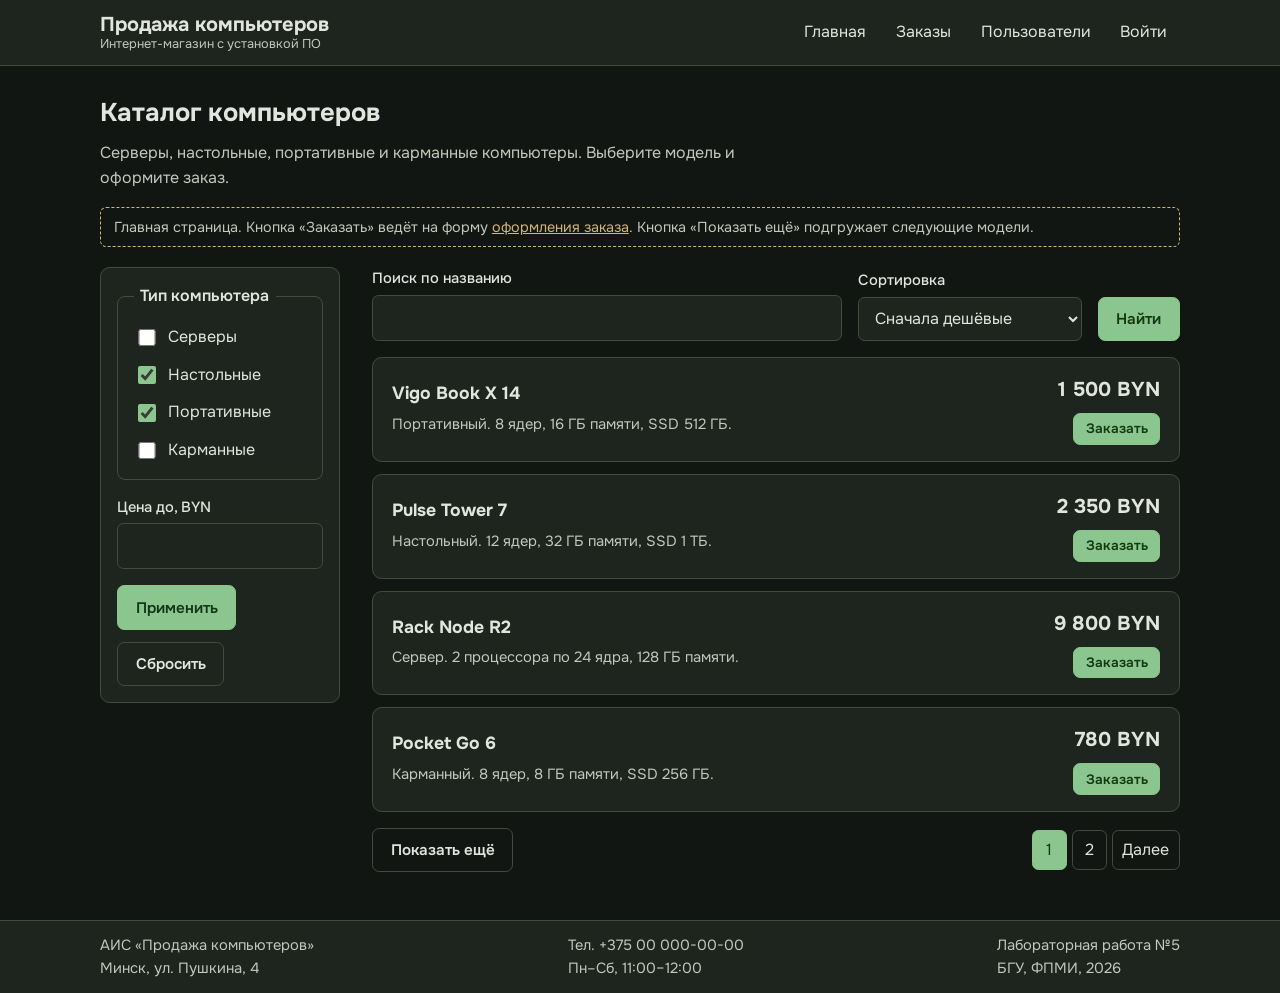
<file: Lab_5/index.html>
<!DOCTYPE html>
<html lang="ru">
<head>
  <meta charset="utf-8">
  <meta name="viewport" content="width=device-width, initial-scale=1">
  <title>Продажа компьютеров</title>
  <link rel="preconnect" href="https://fonts.googleapis.com">
  <link rel="preconnect" href="https://fonts.gstatic.com" crossorigin>
  <link rel="stylesheet" href="https://fonts.googleapis.com/css2?family=Onest:wght@400;500;600;700&amp;display=swap">
  <link rel="stylesheet" href="styles.css">
</head>
<body>

  <header>
    <div class="bar">
      <h1>Продажа компьютеров <small>Интернет-магазин с установкой ПО</small></h1>
      <nav aria-label="Главное меню">
        <ul>
          <li><a href="#home">Главная</a></li>
          <li><a href="#orders">Заказы</a></li>
          <li><a href="#users">Пользователи</a></li>
          <li><a href="#login">Войти</a></li>
        </ul>
      </nav>
    </div>
  </header>

  <main>

    <!-- Форма добавления: оформление заказа -->
    <section class="screen" id="order-new">
      <h2>Оформление заказа</h2>
      <p class="note">Форма добавления. Кнопка «Оформить заказ» возвращает на <a href="#home">главную</a>, при ошибке открывается <a href="#error">форма «Ошибка»</a>. Кнопка «Отмена» ведёт на <a href="#home">главную</a>.</p>
      <form action="#home">
        <fieldset>
          <legend>Клиент</legend>
          <div class="field"><label for="n-name">ФИО</label><input id="n-name" name="name" required></div>
          <div class="field"><label for="n-mail">Электронная почта</label><input id="n-mail" name="mail" type="email" required></div>
        </fieldset>
        <fieldset>
          <legend>Адреса</legend>
          <div class="field"><label for="n-ship">Адрес доставки</label><input id="n-ship" name="ship" required></div>
          <div class="field"><label for="n-bill">Адрес для счёта-фактуры</label><input id="n-bill" name="bill" required></div>
        </fieldset>
        <fieldset>
          <legend>Способ оплаты</legend>
          <label class="choice"><input type="radio" name="pay" value="cash" checked> Наличными курьеру</label>
          <label class="choice"><input type="radio" name="pay" value="bank"> Банковским переводом</label>
        </fieldset>
        <label class="choice"><input type="checkbox" name="sw"> Установить и протестировать ПО</label>
        <div class="actions">
          <button type="submit">Оформить заказ</button>
          <a class="btn ghost" href="#home">Отмена</a>
        </div>
      </form>
    </section>

    <!-- Форма просмотра и поиска: реестр заказов -->
    <section class="screen" id="orders">
      <h2>Реестр заказов</h2>
      <p class="note">Форма поиска и просмотра. «Изменить» открывает <a href="#order-edit">редактирование заказа</a>, «Аннулировать» — <a href="#order-delete">подтверждение удаления</a>.</p>
      <form class="search" action="#orders" role="search">
        <div class="field"><label for="o-q">Номер заказа или клиент</label><input id="o-q" name="q" type="search"></div>
        <div class="field"><label for="o-sort">Сортировка</label>
          <select id="o-sort" name="sort"><option>Сначала новые</option><option>Сначала старые</option><option>По сумме</option></select></div>
        <button type="submit">Найти</button>
      </form>
      <ul class="rows">
        <li class="head"><span>№</span><span>Клиент</span><span>Сумма</span><span>Статус</span><span></span></li>
        <li><span>71</span><span>Козлов А. П.</span><span>2 350 BYN</span><span class="badge wait">Ожидает оплаты</span><span class="row-actions"><a class="btn small ghost" href="#order-edit">Изменить</a><a class="btn small danger" href="#order-delete">Аннулировать</a></span></li>
        <li><span>70</span><span>Нестерович И. С.</span><span>780 BYN</span><span class="badge">Отправлен</span><span class="row-actions"><a class="btn small ghost" href="#order-edit">Изменить</a><a class="btn small danger" href="#order-delete">Аннулировать</a></span></li>
        <li><span>69</span><span>Лис Е. В.</span><span>9 800 BYN</span><span class="badge">Собран</span><span class="row-actions"><a class="btn small ghost" href="#order-edit">Изменить</a><a class="btn small danger" href="#order-delete">Аннулировать</a></span></li>
      </ul>
      <nav class="pager" aria-label="Страницы реестра">
        <button type="button" class="ghost">Показать ещё</button>
        <ol><li><a href="#orders" aria-current="page">1</a></li><li><a href="#orders">2</a></li><li><a href="#orders">Далее</a></li></ol>
      </nav>
    </section>

    <!-- Форма редактирования -->
    <section class="screen" id="order-edit">
      <h2>Редактирование заказа № 71</h2>
      <p class="note">Форма редактирования. «Сохранить» и «Отмена» возвращают в <a href="#orders">реестр заказов</a>, «Аннулировать» открывает <a href="#order-delete">подтверждение удаления</a>.</p>
      <form action="#orders">
        <div class="field"><label for="e-st">Статус заказа</label>
          <select id="e-st" name="st"><option>Ожидает оплаты</option><option>Поставлен в очередь</option><option>Собран</option><option>Отправлен</option><option>Выполнен</option></select></div>
        <div class="field"><label for="e-ship">Адрес доставки</label><input id="e-ship" name="ship" value="Минск, пр. Независимости, 4"></div>
        <label class="choice"><input type="checkbox" name="paid"> Оплата поступила на счёт магазина</label>
        <div class="actions">
          <button type="submit">Сохранить</button>
          <a class="btn ghost" href="#orders">Отмена</a>
          <a class="btn danger" href="#order-delete">Аннулировать</a>
        </div>
      </form>
    </section>

    <!-- Форма удаления -->
    <section class="screen" id="order-delete">
      <h2>Аннулировать заказ № 71?</h2>
      <p class="note">Форма удаления. Обе кнопки возвращают в <a href="#orders">реестр заказов</a>.</p>
      <p>Заказ получит статус «Аннулирован», а клиент получит уведомление по почте. Отменить действие нельзя.</p>
      <form action="#orders">
        <div class="actions">
          <button type="submit" class="danger">Аннулировать</button>
          <a class="btn ghost" href="#orders">Оставить заказ</a>
        </div>
      </form>
    </section>

    <!-- Форма авторизации -->
    <section class="screen" id="login">
      <h2>Вход</h2>
      <p class="note">Форма авторизации. После входа открывается <a href="#orders">реестр заказов</a>.</p>
      <form action="#orders">
        <div class="field"><label for="l-mail">Электронная почта</label><input id="l-mail" name="mail" type="email" required></div>
        <div class="field"><label for="l-pass">Пароль</label><input id="l-pass" name="pass" type="password" required></div>
        <div class="actions"><button type="submit">Войти</button><a class="btn ghost" href="#home">Отмена</a></div>
      </form>
    </section>

    <!-- Форма администратора -->
    <section class="screen" id="users">
      <h2>Пользователи</h2>
      <p class="note">Форма администратора: добавление, редактирование и удаление пользователей. «Сохранить» и «Отмена» возвращают на <a href="#home">главную</a>.</p>
      <ul class="rows users">
        <li class="head"><span>ФИО</span><span>Почта</span><span>Роль</span><span></span></li>
        <li><span>Петрова А. В.</span><span>petrova@shop.example</span><span>Работник магазина</span><span class="row-actions"><button type="button" class="small ghost">Изменить</button><button type="button" class="small danger">Удалить</button></span></li>
        <li><span>Савицкий О. И.</span><span>savitsky@shop.example</span><span>Менеджер</span><span class="row-actions"><button type="button" class="small ghost">Изменить</button><button type="button" class="small danger">Удалить</button></span></li>
      </ul>
      <form action="#home">
        <fieldset>
          <legend>Добавление пользователя</legend>
          <div class="field"><label for="u-name">ФИО</label><input id="u-name" name="name" required></div>
          <div class="field"><label for="u-mail">Электронная почта</label><input id="u-mail" name="mail" type="email" required></div>
          <div class="field"><label for="u-role">Роль</label>
            <select id="u-role" name="role"><option>Работник магазина</option><option>Менеджер</option><option>Курьер</option><option>Склад</option></select></div>
        </fieldset>
        <div class="actions"><button type="submit">Сохранить</button><a class="btn ghost" href="#home">Отмена</a></div>
      </form>
    </section>

    <!-- Форма «Ошибка» -->
    <section class="screen" id="error">
      <div class="alert" role="alert">
        <h2>Заказ не оформлен</h2>
        <p>Форма не отправлена. Исправьте поля:</p>
        <ul><li>Адрес доставки: укажите улицу и номер дома.</li><li>Электронная почта: адрес должен содержать «@».</li></ul>
        <a class="btn" href="#order-new">Вернуться к форме</a>
      </div>
      <p class="note">Форма «Ошибка». Кнопка ведёт на <a href="#order-new">оформление заказа</a>.</p>
    </section>

    <!-- Главная страница: показывается, пока не выбран другой экран -->
    <section id="home">
      <h2>Каталог компьютеров</h2>
      <p class="muted">Серверы, настольные, портативные и карманные компьютеры. Выберите модель и оформите заказ.</p>
      <p class="note">Главная страница. Кнопка «Заказать» ведёт на форму <a href="#order-new">оформления заказа</a>. Кнопка «Показать ещё» подгружает следующие модели.</p>

      <div class="layout">
        <form class="filters" action="#home" aria-label="Фильтры">
          <fieldset>
            <legend>Тип компьютера</legend>
            <label class="choice"><input type="checkbox" name="type" value="server"> Серверы</label>
            <label class="choice"><input type="checkbox" name="type" value="desktop" checked> Настольные</label>
            <label class="choice"><input type="checkbox" name="type" value="laptop" checked> Портативные</label>
            <label class="choice"><input type="checkbox" name="type" value="handheld"> Карманные</label>
          </fieldset>
          <div class="field"><label for="pmax">Цена до, BYN</label><input id="pmax" name="pmax" type="number" min="0" step="50"></div>
          <div class="actions"><button type="submit">Применить</button><button type="reset" class="ghost">Сбросить</button></div>
        </form>

        <div>
          <form class="search" action="#home" role="search">
            <div class="field"><label for="q">Поиск по названию</label><input id="q" name="q" type="search"></div>
            <div class="field"><label for="sort">Сортировка</label>
              <select id="sort" name="sort"><option>Сначала дешёвые</option><option>Сначала дорогие</option><option>По названию</option></select></div>
            <button type="submit">Найти</button>
          </form>

          <ul class="items">
            <li class="item"><div><h3>Vigo Book X 14</h3><p>Портативный. 8 ядер, 16 ГБ памяти, SSD 512 ГБ.</p></div><div class="price"><strong>1 500 BYN</strong><a class="btn small" href="#order-new">Заказать</a></div></li>
            <li class="item"><div><h3>Pulse Tower 7</h3><p>Настольный. 12 ядер, 32 ГБ памяти, SSD 1 ТБ.</p></div><div class="price"><strong>2 350 BYN</strong><a class="btn small" href="#order-new">Заказать</a></div></li>
            <li class="item"><div><h3>Rack Node R2</h3><p>Сервер. 2 процессора по 24 ядра, 128 ГБ памяти.</p></div><div class="price"><strong>9 800 BYN</strong><a class="btn small" href="#order-new">Заказать</a></div></li>
            <li class="item"><div><h3>Pocket Go 6</h3><p>Карманный. 8 ядер, 8 ГБ памяти, SSD 256 ГБ.</p></div><div class="price"><strong>780 BYN</strong><a class="btn small" href="#order-new">Заказать</a></div></li>
          </ul>

          <nav class="pager" aria-label="Страницы каталога">
            <button type="button" class="ghost">Показать ещё</button>
            <ol><li><a href="#home" aria-current="page">1</a></li><li><a href="#home">2</a></li><li><a href="#home">Далее</a></li></ol>
          </nav>
        </div>
      </div>
    </section>

  </main>

  <footer>
    <div class="bar">
      <p>АИС «Продажа компьютеров»<br>Минск, ул. Пушкина, 4</p>
      <p>Тел. +375 00 000-00-00<br>Пн–Сб, 11:00–12:00</p>
      <p>Лабораторная работа №5<br>БГУ, ФПМИ, 2026</p>
    </div>
  </footer>

</body>
</html>
</file>
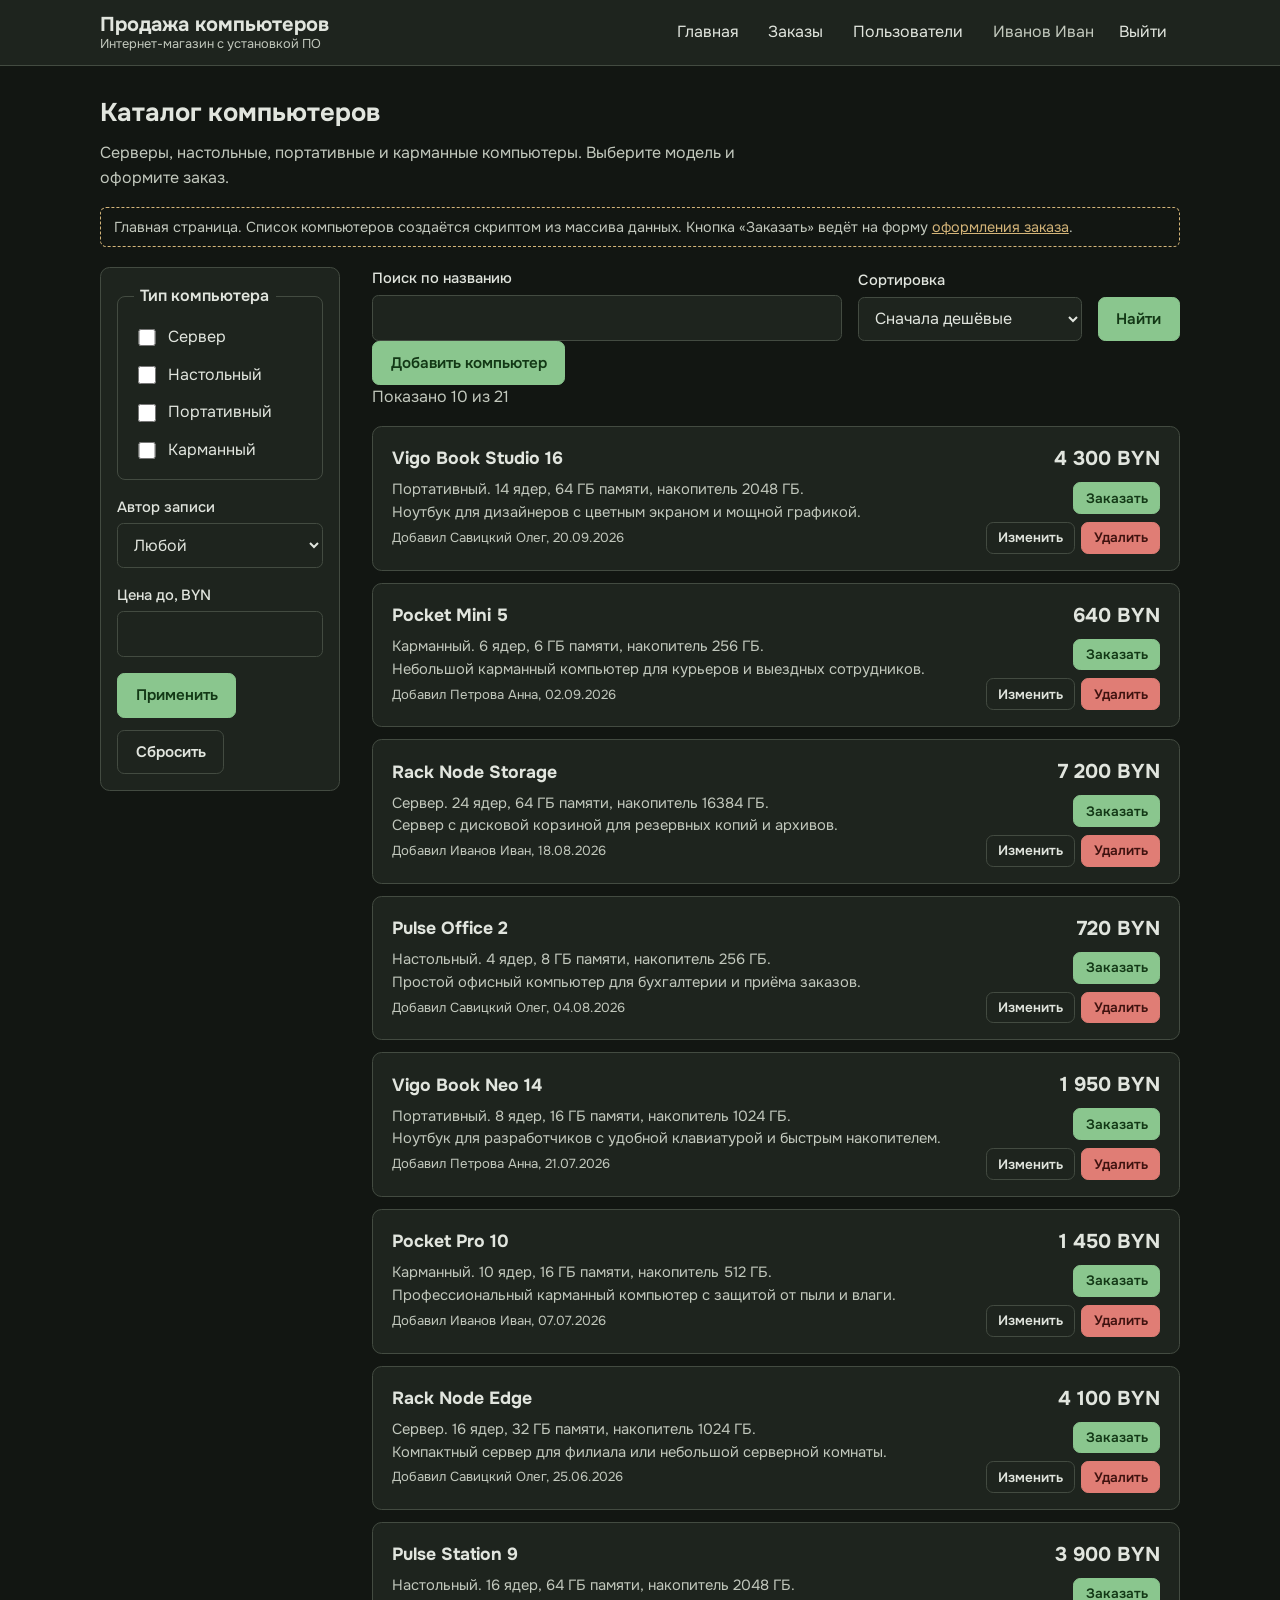
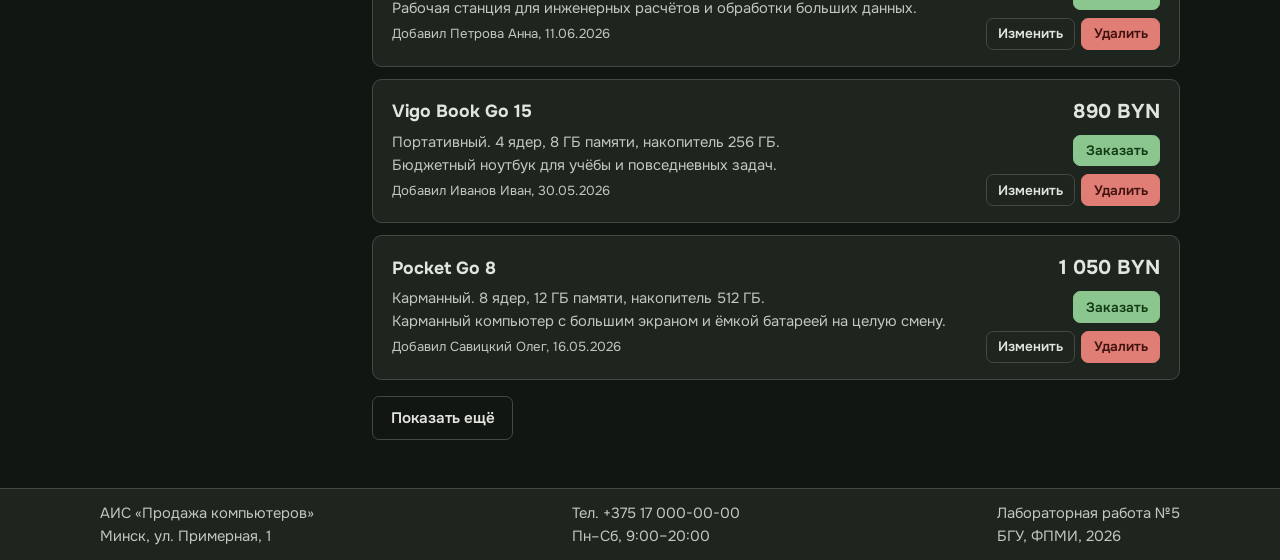
<file: Lab_6/index.html>
<!DOCTYPE html>
<html lang="ru">
<head>
  <meta charset="utf-8">
  <meta name="viewport" content="width=device-width, initial-scale=1">
  <title>Продажа компьютеров</title>
  <link rel="preconnect" href="https://fonts.googleapis.com">
  <link rel="preconnect" href="https://fonts.gstatic.com" crossorigin>
  <link rel="stylesheet" href="https://fonts.googleapis.com/css2?family=Onest:wght@400;500;600;700&amp;display=swap">
  <link rel="stylesheet" href="styles.css">
</head>
<body>

  <header>
    <div class="bar">
      <h1>Продажа компьютеров <small>Интернет-магазин с установкой ПО</small></h1>
      <nav aria-label="Главное меню">
        <ul>
          <li><a href="#home">Главная</a></li>
          <li data-auth><a href="#orders">Заказы</a></li>
          <li data-auth><a href="#users">Пользователи</a></li>
          <li id="auth"><a href="#login">Войти</a></li>
        </ul>
      </nav>
    </div>
  </header>

  <main>
    <section class="screen" id="order-new">
      <h2>Оформление заказа</h2>
      <p class="note">Форма добавления. Кнопка «Оформить заказ» возвращает на <a href="#home">главную</a>, при ошибке открывается <a href="#error">форма «Ошибка»</a>. Кнопка «Отмена» ведёт на <a href="#home">главную</a>.</p>
      <form action="#home">
        <fieldset>
          <legend>Клиент</legend>
          <div class="field"><label for="n-name">ФИО</label><input id="n-name" name="name" required></div>
          <div class="field"><label for="n-mail">Электронная почта</label><input id="n-mail" name="mail" type="email" required></div>
        </fieldset>
        <fieldset>
          <legend>Адреса</legend>
          <div class="field"><label for="n-ship">Адрес доставки</label><input id="n-ship" name="ship" required></div>
          <div class="field"><label for="n-bill">Адрес для счёта-фактуры</label><input id="n-bill" name="bill" required></div>
        </fieldset>
        <fieldset>
          <legend>Способ оплаты</legend>
          <label class="choice"><input type="radio" name="pay" value="cash" checked> Наличными курьеру</label>
          <label class="choice"><input type="radio" name="pay" value="bank"> Банковским переводом</label>
        </fieldset>
        <label class="choice"><input type="checkbox" name="sw"> Установить и протестировать ПО</label>
        <div class="actions">
          <button type="submit">Оформить заказ</button>
          <a class="btn ghost" href="#home">Отмена</a>
        </div>
      </form>
    </section>
    <section class="screen" id="orders">
      <h2>Реестр заказов</h2>
      <p class="note">Форма поиска и просмотра. «Изменить» открывает <a href="#order-edit">редактирование заказа</a>, «Аннулировать» — <a href="#order-delete">подтверждение удаления</a>.</p>
      <form class="search" action="#orders" role="search">
        <div class="field"><label for="o-q">Номер заказа или клиент</label><input id="o-q" name="q" type="search"></div>
        <div class="field"><label for="o-sort">Сортировка</label>
          <select id="o-sort" name="sort"><option>Сначала новые</option><option>Сначала старые</option><option>По сумме</option></select></div>
        <button type="submit">Найти</button>
      </form>
      <ul class="rows">
        <li class="head"><span>№</span><span>Клиент</span><span>Сумма</span><span>Статус</span><span></span></li>
        <li><span>71</span><span>Козлов А. П.</span><span>2 350 BYN</span><span class="badge wait">Ожидает оплаты</span><span class="row-actions"><a class="btn small ghost" href="#order-edit">Изменить</a><a class="btn small danger" href="#order-delete">Аннулировать</a></span></li>
        <li><span>70</span><span>Нестерович И. С.</span><span>780 BYN</span><span class="badge">Отправлен</span><span class="row-actions"><a class="btn small ghost" href="#order-edit">Изменить</a><a class="btn small danger" href="#order-delete">Аннулировать</a></span></li>
        <li><span>69</span><span>Лис Е. В.</span><span>9 800 BYN</span><span class="badge">Собран</span><span class="row-actions"><a class="btn small ghost" href="#order-edit">Изменить</a><a class="btn small danger" href="#order-delete">Аннулировать</a></span></li>
      </ul>
      <nav class="pager" aria-label="Страницы реестра">
        <button type="button" class="ghost">Показать ещё</button>
        <ol><li><a href="#orders" aria-current="page">1</a></li><li><a href="#orders">2</a></li><li><a href="#orders">Далее</a></li></ol>
      </nav>
    </section>
    <section class="screen" id="order-edit">
      <h2>Редактирование заказа № 71</h2>
      <p class="note">Форма редактирования. «Сохранить» и «Отмена» возвращают в <a href="#orders">реестр заказов</a>, «Аннулировать» открывает <a href="#order-delete">подтверждение удаления</a>.</p>
      <form action="#orders">
        <div class="field"><label for="e-st">Статус заказа</label>
          <select id="e-st" name="st"><option>Ожидает оплаты</option><option>Поставлен в очередь</option><option>Собран</option><option>Отправлен</option><option>Выполнен</option></select></div>
        <div class="field"><label for="e-ship">Адрес доставки</label><input id="e-ship" name="ship" value="Минск, пр. Независимости, 4"></div>
        <label class="choice"><input type="checkbox" name="paid"> Оплата поступила на счёт магазина</label>
        <div class="actions">
          <button type="submit">Сохранить</button>
          <a class="btn ghost" href="#orders">Отмена</a>
          <a class="btn danger" href="#order-delete">Аннулировать</a>
        </div>
      </form>
    </section>
    <section class="screen" id="order-delete">
      <h2>Аннулировать заказ № 71?</h2>
      <p class="note">Форма удаления. Обе кнопки возвращают в <a href="#orders">реестр заказов</a>.</p>
      <p>Заказ получит статус «Аннулирован», а клиент получит уведомление по почте. Отменить действие нельзя.</p>
      <form action="#orders">
        <div class="actions">
          <button type="submit" class="danger">Аннулировать</button>
          <a class="btn ghost" href="#orders">Оставить заказ</a>
        </div>
      </form>
    </section>
    <section class="screen" id="login">
      <h2>Вход</h2>
      <p class="note">Форма авторизации. После входа открывается <a href="#orders">реестр заказов</a>.</p>
      <form action="#orders">
        <div class="field"><label for="l-mail">Электронная почта</label><input id="l-mail" name="mail" type="email" required></div>
        <div class="field"><label for="l-pass">Пароль</label><input id="l-pass" name="pass" type="password" required></div>
        <div class="actions"><button type="submit">Войти</button><a class="btn ghost" href="#home">Отмена</a></div>
      </form>
    </section>
    <section class="screen" id="users">
      <h2>Пользователи</h2>
      <p class="note">Форма администратора: добавление, редактирование и удаление пользователей. «Сохранить» и «Отмена» возвращают на <a href="#home">главную</a>.</p>
      <ul class="rows users">
        <li class="head"><span>ФИО</span><span>Почта</span><span>Роль</span><span></span></li>
        <li><span>Петрова А. В.</span><span>petrova@shop.example</span><span>Работник магазина</span><span class="row-actions"><button type="button" class="small ghost">Изменить</button><button type="button" class="small danger">Удалить</button></span></li>
        <li><span>Савицкий О. И.</span><span>savitsky@shop.example</span><span>Менеджер</span><span class="row-actions"><button type="button" class="small ghost">Изменить</button><button type="button" class="small danger">Удалить</button></span></li>
      </ul>
      <form action="#home">
        <fieldset>
          <legend>Добавление пользователя</legend>
          <div class="field"><label for="u-name">ФИО</label><input id="u-name" name="name" required></div>
          <div class="field"><label for="u-mail">Электронная почта</label><input id="u-mail" name="mail" type="email" required></div>
          <div class="field"><label for="u-role">Роль</label>
            <select id="u-role" name="role"><option>Работник магазина</option><option>Менеджер</option><option>Курьер</option><option>Склад</option></select></div>
        </fieldset>
        <div class="actions"><button type="submit">Сохранить</button><a class="btn ghost" href="#home">Отмена</a></div>
      </form>
    </section>
    <section class="screen" id="error">
      <div class="alert" role="alert">
        <h2>Заказ не оформлен</h2>
        <p>Форма не отправлена. Исправьте поля:</p>
        <ul><li>Адрес доставки: укажите улицу и номер дома.</li><li>Электронная почта: адрес должен содержать «@».</li></ul>
        <a class="btn" href="#order-new">Вернуться к форме</a>
      </div>
      <p class="note">Форма «Ошибка». Кнопка ведёт на <a href="#order-new">оформление заказа</a>.</p>
    </section>
    <section id="home">
      <h2>Каталог компьютеров</h2>
      <p class="muted">Серверы, настольные, портативные и карманные компьютеры. Выберите модель и оформите заказ.</p>
      <p class="note">Главная страница. Список компьютеров создаётся скриптом из массива данных. Кнопка «Заказать» ведёт на форму <a href="#order-new">оформления заказа</a>.</p>

      <div class="layout">
        <form class="filters" action="#home" aria-label="Фильтры">
          <fieldset id="filter-types"><legend>Тип компьютера</legend></fieldset>
          <div class="field"><label for="filter-author">Автор записи</label><select id="filter-author" name="author"></select></div>
          <div class="field"><label for="pmax">Цена до, BYN</label><input id="pmax" name="pmax" type="number" min="0" step="50"></div>
          <div class="actions"><button type="submit">Применить</button><button type="reset" class="ghost">Сбросить</button></div>
        </form>

        <div>
          <form class="search" action="#home" role="search">
            <div class="field"><label for="q">Поиск по названию</label><input id="q" name="q" type="search"></div>
            <div class="field"><label for="sort">Сортировка</label>
              <select id="sort" name="sort"><option>Сначала дешёвые</option><option>Сначала дорогие</option><option>По названию</option></select></div>
            <button type="submit">Найти</button>
          </form>

          <div class="actions" id="staff-actions"></div>
          <p class="muted" id="count"></p>
          <ul class="items" id="items"></ul>

          <div class="pager"><button type="button" class="ghost" id="more">Показать ещё</button></div>
        </div>
      </div>
    </section>

  </main>

  <footer>
    <div class="bar">
      <p>АИС «Продажа компьютеров»<br>Минск, ул. Примерная, 1</p>
      <p>Тел. +375 17 000-00-00<br>Пн–Сб, 9:00–20:00</p>
      <p>Лабораторная работа №5<br>БГУ, ФПМИ, 2026</p>
    </div>
  </footer>

  <script src="data.js"></script>
  <script src="model.js"></script>
  <script src="view.js"></script>
  <script src="script.js"></script>
</body>
</html>
</file>
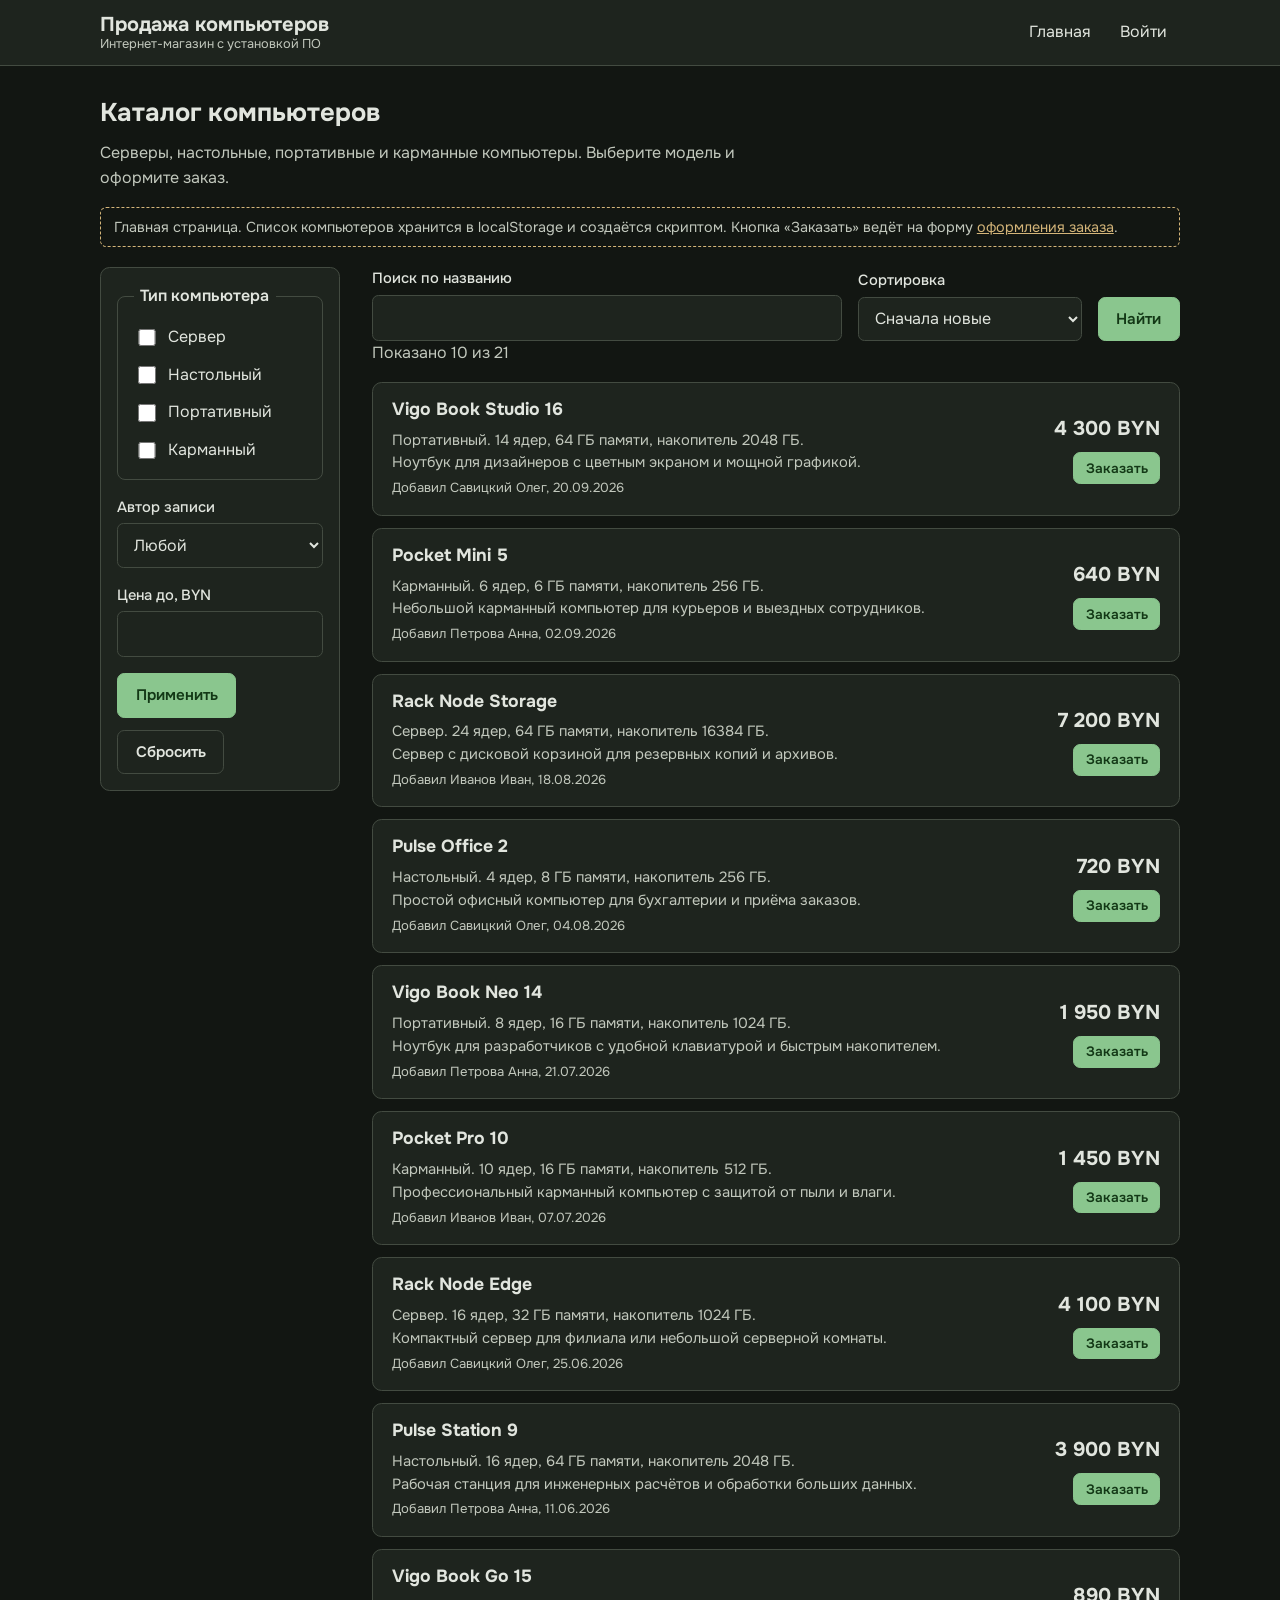
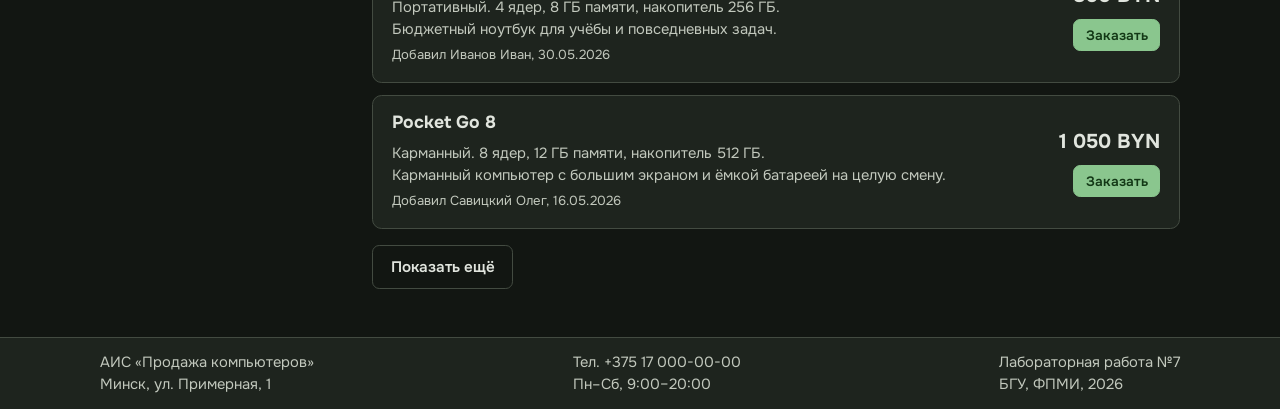
<file: Lab_7/index.html>
<!DOCTYPE html>
<html lang="ru">
<head>
  <meta charset="utf-8">
  <meta name="viewport" content="width=device-width, initial-scale=1">
  <title>Продажа компьютеров</title>
  <link rel="preconnect" href="https://fonts.googleapis.com">
  <link rel="preconnect" href="https://fonts.gstatic.com" crossorigin>
  <link rel="stylesheet" href="https://fonts.googleapis.com/css2?family=Onest:wght@400;500;600;700&amp;display=swap">
  <link rel="stylesheet" href="styles.css">
</head>
<body>

  <header>
    <div class="bar">
      <h1>Продажа компьютеров <small>Интернет-магазин с установкой ПО</small></h1>
      <nav aria-label="Главное меню">
        <ul>
          <li><a href="#home">Главная</a></li>
          <li data-auth><a href="#orders">Заказы</a></li>
          <li data-admin><a href="#users">Пользователи</a></li>
          <li id="auth"><a href="#login">Войти</a></li>
        </ul>
      </nav>
    </div>
  </header>

  <main>
    <section class="screen" id="order-new">
      <h2>Оформление заказа</h2>
      <p class="note">Форма добавления. Кнопка «Оформить заказ» возвращает на <a href="#home">главную</a>, при ошибке открывается <a href="#error">форма «Ошибка»</a>. Кнопка «Отмена» ведёт на <a href="#home">главную</a>.</p>
      <form action="#home">
        <fieldset>
          <legend>Клиент</legend>
          <div class="field"><label for="n-name">ФИО</label><input id="n-name" name="name" required></div>
          <div class="field"><label for="n-mail">Электронная почта</label><input id="n-mail" name="mail" type="email" required></div>
        </fieldset>
        <fieldset>
          <legend>Адреса</legend>
          <div class="field"><label for="n-ship">Адрес доставки</label><input id="n-ship" name="ship" required></div>
          <div class="field"><label for="n-bill">Адрес для счёта-фактуры</label><input id="n-bill" name="bill" required></div>
        </fieldset>
        <fieldset>
          <legend>Способ оплаты</legend>
          <label class="choice"><input type="radio" name="pay" value="cash" checked> Наличными курьеру</label>
          <label class="choice"><input type="radio" name="pay" value="bank"> Банковским переводом</label>
        </fieldset>
        <label class="choice"><input type="checkbox" name="sw"> Установить и протестировать ПО</label>
        <div class="actions">
          <button type="submit">Оформить заказ</button>
          <a class="btn ghost" href="#home">Отмена</a>
        </div>
      </form>
    </section>
    <section class="screen" id="orders">
      <h2>Реестр заказов</h2>
      <p class="note">Форма поиска и просмотра. «Изменить» открывает <a href="#order-edit">редактирование заказа</a>, «Аннулировать» — <a href="#order-delete">подтверждение удаления</a>.</p>
      <form class="search" action="#orders" role="search">
        <div class="field"><label for="o-q">Номер заказа или клиент</label><input id="o-q" name="q" type="search"></div>
        <div class="field"><label for="o-sort">Сортировка</label>
          <select id="o-sort" name="sort"><option>Сначала новые</option><option>Сначала старые</option><option>По сумме</option></select></div>
        <button type="submit">Найти</button>
      </form>
      <ul class="rows">
        <li class="head"><span>№</span><span>Клиент</span><span>Сумма</span><span>Статус</span><span></span></li>
        <li><span>71</span><span>Козлов А. П.</span><span>2 350 BYN</span><span class="badge wait">Ожидает оплаты</span><span class="row-actions"><a class="btn small ghost" href="#order-edit">Изменить</a><a class="btn small danger" href="#order-delete">Аннулировать</a></span></li>
        <li><span>70</span><span>Нестерович И. С.</span><span>780 BYN</span><span class="badge">Отправлен</span><span class="row-actions"><a class="btn small ghost" href="#order-edit">Изменить</a><a class="btn small danger" href="#order-delete">Аннулировать</a></span></li>
        <li><span>69</span><span>Лис Е. В.</span><span>9 800 BYN</span><span class="badge">Собран</span><span class="row-actions"><a class="btn small ghost" href="#order-edit">Изменить</a><a class="btn small danger" href="#order-delete">Аннулировать</a></span></li>
      </ul>
      <nav class="pager" aria-label="Страницы реестра">
        <button type="button" class="ghost">Показать ещё</button>
        <ol><li><a href="#orders" aria-current="page">1</a></li><li><a href="#orders">2</a></li><li><a href="#orders">Далее</a></li></ol>
      </nav>
    </section>
    <section class="screen" id="order-edit">
      <h2>Редактирование заказа № 71</h2>
      <p class="note">Форма редактирования. «Сохранить» и «Отмена» возвращают в <a href="#orders">реестр заказов</a>, «Аннулировать» открывает <a href="#order-delete">подтверждение удаления</a>.</p>
      <form action="#orders">
        <div class="field"><label for="e-st">Статус заказа</label>
          <select id="e-st" name="st"><option>Ожидает оплаты</option><option>Поставлен в очередь</option><option>Собран</option><option>Отправлен</option><option>Выполнен</option></select></div>
        <div class="field"><label for="e-ship">Адрес доставки</label><input id="e-ship" name="ship" value="Минск, пр. Независимости, 4"></div>
        <label class="choice"><input type="checkbox" name="paid"> Оплата поступила на счёт магазина</label>
        <div class="actions">
          <button type="submit">Сохранить</button>
          <a class="btn ghost" href="#orders">Отмена</a>
          <a class="btn danger" href="#order-delete">Аннулировать</a>
        </div>
      </form>
    </section>
    <section class="screen" id="order-delete">
      <h2>Аннулировать заказ № 71?</h2>
      <p class="note">Форма удаления. Обе кнопки возвращают в <a href="#orders">реестр заказов</a>.</p>
      <p>Заказ получит статус «Аннулирован», а клиент получит уведомление по почте. Отменить действие нельзя.</p>
      <form action="#orders">
        <div class="actions">
          <button type="submit" class="danger">Аннулировать</button>
          <a class="btn ghost" href="#orders">Оставить заказ</a>
        </div>
      </form>
    </section>
    <section class="screen" id="login">
      <h2>Вход</h2>
      <p class="note">Форма авторизации. После успешного входа открывается <a href="#home">главная</a>. Для проверки: ivanov@shop.example / admin123 (администратор), petrova@shop.example / staff123 (работник).</p>
      <form id="login-form">
        <div class="field"><label for="l-mail">Электронная почта</label><input id="l-mail" name="mail" type="email" autocomplete="username" required></div>
        <div class="field"><label for="l-pass">Пароль</label><input id="l-pass" name="pass" type="password" autocomplete="current-password" required></div>
        <p class="form-error" id="login-error" role="alert" hidden></p>
        <div class="actions"><button type="submit">Войти</button><a class="btn ghost" href="#home">Отмена</a></div>
      </form>
    </section>
    <section class="screen" id="computer-form">
      <h2 id="computer-title">Добавление компьютера</h2>
      <p class="note">Форма добавления и редактирования компьютера. После сохранения открывается <a href="#home">главная</a>, данные записываются в localStorage.</p>
      <form id="computer-edit">
        <div class="field"><label for="c-name">Название</label><input id="c-name" name="name" required></div>
        <div class="field"><label for="c-type">Тип</label><select id="c-type" name="type"></select></div>
        <div class="field"><label for="c-price">Цена, BYN</label><input id="c-price" name="price" type="number" min="1" step="1" required></div>
        <fieldset>
          <legend>Характеристики</legend>
          <div class="field"><label for="c-cores">Количество ядер</label><input id="c-cores" name="cores" type="number" min="1" step="1" required></div>
          <div class="field"><label for="c-ram">Оперативная память, ГБ</label><input id="c-ram" name="ram" type="number" min="1" step="1" required></div>
          <div class="field"><label for="c-storage">Накопитель, ГБ</label><input id="c-storage" name="storage" type="number" min="1" step="1" required></div>
        </fieldset>
        <div class="field"><label for="c-desc">Описание (до 199 символов)</label><textarea id="c-desc" name="description" maxlength="199" required></textarea></div>
        <div class="field"><label for="c-photo">Ссылка на фото (необязательно)</label><input id="c-photo" name="photoLink" type="text"></div>
        <p class="form-error" id="computer-error" role="alert" hidden></p>
        <div class="actions"><button type="submit">Сохранить</button><a class="btn ghost" href="#home">Отмена</a></div>
      </form>
    </section>
    <section class="screen" id="users">
      <h2>Пользователи</h2>
      <p class="note">Форма администратора: добавление и удаление пользователей. Список хранится в localStorage.</p>
      <ul class="rows users" id="users-list">
        <li class="head"><span>ФИО</span><span>Почта</span><span>Роль</span><span></span></li>
      </ul>
      <form id="user-form">
        <fieldset>
          <legend>Добавление пользователя</legend>
          <div class="field"><label for="u-name">ФИО</label><input id="u-name" name="name" required></div>
          <div class="field"><label for="u-mail">Электронная почта</label><input id="u-mail" name="mail" type="email" required></div>
          <div class="field"><label for="u-pass">Пароль (от 4 символов)</label><input id="u-pass" name="pass" type="password" minlength="4" autocomplete="new-password" required></div>
          <div class="field"><label for="u-role">Роль</label>
            <select id="u-role" name="role"><option value="staff">Работник магазина</option><option value="manager">Менеджер</option><option value="courier">Курьер</option><option value="storekeeper">Склад</option><option value="admin">Администратор</option></select></div>
        </fieldset>
        <p class="form-error" id="user-error" role="alert" hidden></p>
        <div class="actions"><button type="submit">Добавить</button></div>
      </form>
    </section>
    <section class="screen" id="error">
      <div class="alert" role="alert">
        <h2>Заказ не оформлен</h2>
        <p>Форма не отправлена. Исправьте поля:</p>
        <ul><li>Адрес доставки: укажите улицу и номер дома.</li><li>Электронная почта: адрес должен содержать «@».</li></ul>
        <a class="btn" href="#order-new">Вернуться к форме</a>
      </div>
      <p class="note">Форма «Ошибка». Кнопка ведёт на <a href="#order-new">оформление заказа</a>.</p>
    </section>
    <section id="home">
      <h2>Каталог компьютеров</h2>
      <p class="muted">Серверы, настольные, портативные и карманные компьютеры. Выберите модель и оформите заказ.</p>
      <p class="note">Главная страница. Список компьютеров хранится в localStorage и создаётся скриптом. Кнопка «Заказать» ведёт на форму <a href="#order-new">оформления заказа</a>.</p>

      <div class="layout">
        <form class="filters" id="filters-form" aria-label="Фильтры">
          <fieldset id="filter-types"><legend>Тип компьютера</legend></fieldset>
          <div class="field"><label for="filter-author">Автор записи</label><select id="filter-author" name="author"></select></div>
          <div class="field"><label for="pmax">Цена до, BYN</label><input id="pmax" name="pmax" type="number" min="0" step="50"></div>
          <div class="actions"><button type="submit">Применить</button><button type="reset" class="ghost">Сбросить</button></div>
        </form>

        <div>
          <form class="search" id="search-form" role="search">
            <div class="field"><label for="q">Поиск по названию</label><input id="q" name="q" type="search"></div>
            <div class="field"><label for="sort">Сортировка</label>
              <select id="sort" name="sort"><option value="date-desc">Сначала новые</option><option value="price-asc">Сначала дешёвые</option><option value="price-desc">Сначала дорогие</option><option value="name">По названию</option></select></div>
            <button type="submit">Найти</button>
          </form>

          <div class="actions" id="staff-actions"></div>
          <p class="muted" id="count"></p>
          <ul class="items" id="items"></ul>

          <div class="pager"><button type="button" class="ghost" id="more">Показать ещё</button></div>
        </div>
      </div>
    </section>

  </main>

  <footer>
    <div class="bar">
      <p>АИС «Продажа компьютеров»<br>Минск, ул. Примерная, 1</p>
      <p>Тел. +375 17 000-00-00<br>Пн–Сб, 9:00–20:00</p>
      <p>Лабораторная работа №7<br>БГУ, ФПМИ, 2026</p>
    </div>
  </footer>

  <script src="data.js"></script>
  <script src="model.js"></script>
  <script src="view.js"></script>
  <script src="script.js"></script>
</body>
</html>
</file>
<file: Lab_5/styles.css>
:root {
  --primary: #8ac68e;
  --on-primary: #133816;
  --surface: #121612;
  --on-surface: #e1e5de;
  --variant: #1e241e;
  --on-variant: #c2c8bd;
  --outline: #434b41;
  --error: #e07d75;
  --on-error: #3e120f;
  --accent: #d4b579;
  --font: "Onest", "Segoe UI", Arial, sans-serif;
}

* { box-sizing: border-box; }
body { margin: 0; min-height: 100vh; display: flex; flex-direction: column; font: 400 1rem/1.55 var(--font); background: var(--surface); color: var(--on-surface); }
h1, h2, h3 { margin: 0 0 .5em; line-height: 1.2; }
h2 { font-size: 1.6rem; }
h3 { font-size: 1.1rem; }
p { margin: 0 0 1em; max-width: 62ch; }
a { color: var(--primary); }
:focus-visible { outline: 2px solid var(--accent); outline-offset: 2px; }
.muted { color: var(--on-variant); }

/* Шапка и меню */
header { background: var(--variant); border-bottom: 1px solid var(--outline); }
.bar { max-width: 70rem; margin: 0 auto; padding: .8rem 1.25rem; display: flex; align-items: center; justify-content: space-between; flex-wrap: wrap; gap: 1rem; }
header h1 { margin: 0; font-size: 1.25rem; }
header h1 small { display: block; font-size: .8rem; font-weight: 400; color: var(--on-variant); }
nav ul { display: flex; gap: .25rem; margin: 0; padding: 0; list-style: none; flex-wrap: wrap; }
nav a { display: block; padding: .45rem .8rem; border-radius: .4rem; color: var(--on-surface); text-decoration: none; }
nav a:hover { background: var(--outline); }

/* Рабочая область */
main { flex: 1; width: 100%; max-width: 70rem; margin: 0 auto; padding: 2rem 1.25rem 3rem; }
.screen { display: none; }
.screen:target { display: block; }
.screen:target ~ #home { display: none; }

.note { margin: 0 0 1.25rem; padding: .5rem .8rem; border: 1px dashed var(--accent); border-radius: .4rem; font-size: .9rem; color: var(--on-variant); max-width: none; }
.note a { color: var(--accent); }

/* Кнопки */
.btn, button { display: inline-block; padding: .7rem 1.1rem; font: 600 .95rem var(--font); border: 1px solid var(--primary); border-radius: .45rem; background: var(--primary); color: var(--on-primary); text-decoration: none; cursor: pointer; }
.btn:hover, button:hover { filter: brightness(1.1); }
.ghost { background: transparent; color: var(--on-surface); border-color: var(--outline); }
.danger { background: var(--error); border-color: var(--error); color: var(--on-error); }
.small { padding: .4rem .7rem; font-size: .85rem; }
.actions { display: flex; flex-wrap: wrap; gap: .75rem; }

/* Формы */
form { display: grid; gap: 1rem; max-width: 40rem; }
fieldset { margin: 0; padding: 1rem; display: grid; gap: .8rem; border: 1px solid var(--outline); border-radius: .5rem; }
legend { padding: 0 .4rem; font-weight: 600; }
.field { display: grid; gap: .3rem; }
.field label { font-weight: 500; font-size: .92rem; }
.choice { display: flex; gap: .6rem; align-items: center; }
input, select, textarea { width: 100%; padding: .6rem .75rem; font: inherit; border: 1px solid var(--outline); border-radius: .4rem; background: var(--variant); color: var(--on-surface); }
input[type="checkbox"], input[type="radio"] { width: 1.1rem; height: 1.1rem; accent-color: var(--primary); }
textarea { min-height: 5rem; }
.search { grid-template-columns: 1fr 14rem auto; max-width: none; align-items: end; }

/* Каталог */
.layout { display: grid; grid-template-columns: 15rem 1fr; gap: 2rem; align-items: start; }
.filters { max-width: none; padding: 1rem; background: var(--variant); border: 1px solid var(--outline); border-radius: .6rem; }
.items { list-style: none; margin: 1rem 0; padding: 0; display: grid; gap: .75rem; }
.item { display: grid; grid-template-columns: 1fr auto; gap: 1rem; align-items: center; padding: 1rem 1.2rem; background: var(--variant); border: 1px solid var(--outline); border-radius: .6rem; }
.item p { margin: 0; color: var(--on-variant); font-size: .92rem; }
.price { display: grid; gap: .5rem; justify-items: end; }
.price strong { font-size: 1.25rem; }
.pager { display: flex; justify-content: space-between; align-items: center; flex-wrap: wrap; gap: 1rem; }
.pager ol { display: flex; gap: .3rem; margin: 0; padding: 0; list-style: none; }
.pager a { display: block; min-width: 2.2rem; padding: .4rem .6rem; text-align: center; border: 1px solid var(--outline); border-radius: .4rem; text-decoration: none; color: var(--on-surface); }
.pager a[aria-current] { background: var(--primary); border-color: var(--primary); color: var(--on-primary); }

/* Списки-строки вместо таблиц */
.rows { list-style: none; margin: 0 0 1rem; padding: 0; border: 1px solid var(--outline); border-radius: .6rem; overflow: hidden; }
.rows li { display: grid; grid-template-columns: 4rem 1.3fr 7rem 12rem 1.3fr; gap: .75rem; align-items: center; padding: .75rem 1rem; border-top: 1px solid var(--outline); }
.rows .head { border-top: 0; background: var(--variant); color: var(--on-variant); font-weight: 600; font-size: .9rem; }
.users li { grid-template-columns: 1.4fr 1.4fr 1fr 1.2fr; }
.row-actions { display: flex; gap: .4rem; justify-content: flex-end; flex-wrap: wrap; }
.badge { width: fit-content; padding: .15rem .6rem; font-size: .85rem; border: 1px solid var(--primary); border-radius: 99rem; }
.badge.wait { border-color: var(--accent); }
.badge.void { border-color: var(--error); }

/* Ошибка и подтверждение */
.alert { max-width: 40rem; padding: 1.25rem 1.5rem; border: 1px solid var(--error); border-left-width: 5px; border-radius: .5rem; background: var(--variant); }
.alert ul { padding-left: 1.2rem; }

/* Подвал */
footer { background: var(--variant); border-top: 1px solid var(--outline); }
footer .bar { align-items: flex-start; font-size: .92rem; color: var(--on-variant); }
footer p { margin: 0; }

@media (max-width: 52rem) {
  .layout, .search { grid-template-columns: 1fr; }
  .rows .head { display: none; }
  .rows li, .users li { grid-template-columns: 1fr 1fr; }
  .item { grid-template-columns: 1fr; }
  .price { justify-items: start; }
}
</file>
<file: Lab_6/styles.css>
:root {
  --primary: #8ac68e;
  --on-primary: #133816;
  --surface: #121612;
  --on-surface: #e1e5de;
  --variant: #1e241e;
  --on-variant: #c2c8bd;
  --outline: #434b41;
  --error: #e07d75;
  --on-error: #3e120f;
  --accent: #d4b579;
  --font: "Onest", "Segoe UI", Arial, sans-serif;
}

* { box-sizing: border-box; }
body { margin: 0; min-height: 100vh; display: flex; flex-direction: column; font: 400 1rem/1.55 var(--font); background: var(--surface); color: var(--on-surface); }
h1, h2, h3 { margin: 0 0 .5em; line-height: 1.2; }
h2 { font-size: 1.6rem; }
h3 { font-size: 1.1rem; }
p { margin: 0 0 1em; max-width: 62ch; }
a { color: var(--primary); }
:focus-visible { outline: 2px solid var(--accent); outline-offset: 2px; }
.muted { color: var(--on-variant); }

header { background: var(--variant); border-bottom: 1px solid var(--outline); }
.bar { max-width: 70rem; margin: 0 auto; padding: .8rem 1.25rem; display: flex; align-items: center; justify-content: space-between; flex-wrap: wrap; gap: 1rem; }
header h1 { margin: 0; font-size: 1.25rem; }
header h1 small { display: block; font-size: .8rem; font-weight: 400; color: var(--on-variant); }
nav ul { display: flex; gap: .25rem; margin: 0; padding: 0; list-style: none; flex-wrap: wrap; }
nav a { display: block; padding: .45rem .8rem; border-radius: .4rem; color: var(--on-surface); text-decoration: none; }
nav a:hover { background: var(--outline); }

main { flex: 1; width: 100%; max-width: 70rem; margin: 0 auto; padding: 2rem 1.25rem 3rem; }
.screen { display: none; }
.screen:target { display: block; }
.screen:target ~ #home { display: none; }

.note { margin: 0 0 1.25rem; padding: .5rem .8rem; border: 1px dashed var(--accent); border-radius: .4rem; font-size: .9rem; color: var(--on-variant); max-width: none; }
.note a { color: var(--accent); }

.btn, button { display: inline-block; padding: .7rem 1.1rem; font: 600 .95rem var(--font); border: 1px solid var(--primary); border-radius: .45rem; background: var(--primary); color: var(--on-primary); text-decoration: none; cursor: pointer; }
.btn:hover, button:hover { filter: brightness(1.1); }
[hidden] { display: none !important; }
.ghost { background: transparent; color: var(--on-surface); border-color: var(--outline); }
.danger { background: var(--error); border-color: var(--error); color: var(--on-error); }
.small { padding: .4rem .7rem; font-size: .85rem; }
.actions { display: flex; flex-wrap: wrap; gap: .75rem; }

form { display: grid; gap: 1rem; max-width: 40rem; }
fieldset { margin: 0; padding: 1rem; display: grid; gap: .8rem; border: 1px solid var(--outline); border-radius: .5rem; }
legend { padding: 0 .4rem; font-weight: 600; }
.field { display: grid; gap: .3rem; }
.field label { font-weight: 500; font-size: .92rem; }
.choice { display: flex; gap: .6rem; align-items: center; }
input, select, textarea { width: 100%; padding: .6rem .75rem; font: inherit; border: 1px solid var(--outline); border-radius: .4rem; background: var(--variant); color: var(--on-surface); }
input[type="checkbox"], input[type="radio"] { width: 1.1rem; height: 1.1rem; accent-color: var(--primary); }
textarea { min-height: 5rem; }
.search { grid-template-columns: 1fr 14rem auto; max-width: none; align-items: end; }

.layout { display: grid; grid-template-columns: 15rem 1fr; gap: 2rem; align-items: start; }
.filters { max-width: none; padding: 1rem; background: var(--variant); border: 1px solid var(--outline); border-radius: .6rem; }
.items { list-style: none; margin: 1rem 0; padding: 0; display: grid; gap: .75rem; }
.item { display: grid; grid-template-columns: 1fr auto; gap: 1rem; align-items: center; padding: 1rem 1.2rem; background: var(--variant); border: 1px solid var(--outline); border-radius: .6rem; }
.item p { margin: 0; color: var(--on-variant); font-size: .92rem; }
.price { display: grid; gap: .5rem; justify-items: end; }
.price strong { font-size: 1.25rem; }
.pager { display: flex; justify-content: space-between; align-items: center; flex-wrap: wrap; gap: 1rem; }
.pager ol { display: flex; gap: .3rem; margin: 0; padding: 0; list-style: none; }
.pager a { display: block; min-width: 2.2rem; padding: .4rem .6rem; text-align: center; border: 1px solid var(--outline); border-radius: .4rem; text-decoration: none; color: var(--on-surface); }
.pager a[aria-current] { background: var(--primary); border-color: var(--primary); color: var(--on-primary); }

.rows { list-style: none; margin: 0 0 1rem; padding: 0; border: 1px solid var(--outline); border-radius: .6rem; overflow: hidden; }
.rows li { display: grid; grid-template-columns: 4rem 1.3fr 7rem 12rem 1.3fr; gap: .75rem; align-items: center; padding: .75rem 1rem; border-top: 1px solid var(--outline); }
.rows .head { border-top: 0; background: var(--variant); color: var(--on-variant); font-weight: 600; font-size: .9rem; }
.users li { grid-template-columns: 1.4fr 1.4fr 1fr 1.2fr; }
.row-actions { display: flex; gap: .4rem; justify-content: flex-end; flex-wrap: wrap; }
.badge { width: fit-content; padding: .15rem .6rem; font-size: .85rem; border: 1px solid var(--primary); border-radius: 99rem; }
.badge.wait { border-color: var(--accent); }
.badge.void { border-color: var(--error); }

.alert { max-width: 40rem; padding: 1.25rem 1.5rem; border: 1px solid var(--error); border-left-width: 5px; border-radius: .5rem; background: var(--variant); }
.alert ul { padding-left: 1.2rem; }

footer { background: var(--variant); border-top: 1px solid var(--outline); }
footer .bar { align-items: flex-start; font-size: .92rem; color: var(--on-variant); }
footer p { margin: 0; }

@media (max-width: 52rem) {
  .layout, .search { grid-template-columns: 1fr; }
  .rows .head { display: none; }
  .rows li, .users li { grid-template-columns: 1fr 1fr; }
  .item { grid-template-columns: 1fr; }
  .price { justify-items: start; }
}

#auth { display: flex; align-items: center; }
.user { padding: .45rem .8rem; color: var(--on-variant); }
.item img { display: block; max-width: 6rem; margin-bottom: .5rem; border-radius: .4rem; }
.item .meta { margin-top: .25rem; font-size: .82rem; }
.item-actions { display: flex; gap: .4rem; }
</file>
<file: Lab_7/styles.css>
:root {
  --primary: #8ac68e;
  --on-primary: #133816;
  --surface: #121612;
  --on-surface: #e1e5de;
  --variant: #1e241e;
  --on-variant: #c2c8bd;
  --outline: #434b41;
  --error: #e07d75;
  --on-error: #3e120f;
  --accent: #d4b579;
  --font: "Onest", "Segoe UI", Arial, sans-serif;
}

* { box-sizing: border-box; }
body { margin: 0; min-height: 100vh; display: flex; flex-direction: column; font: 400 1rem/1.55 var(--font); background: var(--surface); color: var(--on-surface); }
h1, h2, h3 { margin: 0 0 .5em; line-height: 1.2; }
h2 { font-size: 1.6rem; }
h3 { font-size: 1.1rem; }
p { margin: 0 0 1em; max-width: 62ch; }
a { color: var(--primary); }
:focus-visible { outline: 2px solid var(--accent); outline-offset: 2px; }
.muted { color: var(--on-variant); }

header { background: var(--variant); border-bottom: 1px solid var(--outline); }
.bar { max-width: 70rem; margin: 0 auto; padding: .8rem 1.25rem; display: flex; align-items: center; justify-content: space-between; flex-wrap: wrap; gap: 1rem; }
header h1 { margin: 0; font-size: 1.25rem; }
header h1 small { display: block; font-size: .8rem; font-weight: 400; color: var(--on-variant); }
nav ul { display: flex; gap: .25rem; margin: 0; padding: 0; list-style: none; flex-wrap: wrap; }
nav a { display: block; padding: .45rem .8rem; border-radius: .4rem; color: var(--on-surface); text-decoration: none; }
nav a:hover { background: var(--outline); }

main { flex: 1; width: 100%; max-width: 70rem; margin: 0 auto; padding: 2rem 1.25rem 3rem; }
.screen { display: none; }
.screen:target { display: block; }
.screen:target ~ #home { display: none; }

.note { margin: 0 0 1.25rem; padding: .5rem .8rem; border: 1px dashed var(--accent); border-radius: .4rem; font-size: .9rem; color: var(--on-variant); max-width: none; }
.note a { color: var(--accent); }

.btn, button { display: inline-block; padding: .7rem 1.1rem; font: 600 .95rem var(--font); border: 1px solid var(--primary); border-radius: .45rem; background: var(--primary); color: var(--on-primary); text-decoration: none; cursor: pointer; }
.btn:hover, button:hover { filter: brightness(1.1); }
[hidden] { display: none !important; }
.ghost { background: transparent; color: var(--on-surface); border-color: var(--outline); }
.danger { background: var(--error); border-color: var(--error); color: var(--on-error); }
.small { padding: .4rem .7rem; font-size: .85rem; }
.actions { display: flex; flex-wrap: wrap; gap: .75rem; }

form { display: grid; gap: 1rem; max-width: 40rem; }
fieldset { margin: 0; padding: 1rem; display: grid; gap: .8rem; border: 1px solid var(--outline); border-radius: .5rem; }
legend { padding: 0 .4rem; font-weight: 600; }
.field { display: grid; gap: .3rem; }
.field label { font-weight: 500; font-size: .92rem; }
.choice { display: flex; gap: .6rem; align-items: center; }
input, select, textarea { width: 100%; padding: .6rem .75rem; font: inherit; border: 1px solid var(--outline); border-radius: .4rem; background: var(--variant); color: var(--on-surface); }
input[type="checkbox"], input[type="radio"] { width: 1.1rem; height: 1.1rem; accent-color: var(--primary); }
textarea { min-height: 5rem; }
.search { grid-template-columns: 1fr 14rem auto; max-width: none; align-items: end; }

.layout { display: grid; grid-template-columns: 15rem 1fr; gap: 2rem; align-items: start; }
.filters { max-width: none; padding: 1rem; background: var(--variant); border: 1px solid var(--outline); border-radius: .6rem; }
.items { list-style: none; margin: 1rem 0; padding: 0; display: grid; gap: .75rem; }
.item { display: grid; grid-template-columns: 1fr auto; gap: 1rem; align-items: center; padding: 1rem 1.2rem; background: var(--variant); border: 1px solid var(--outline); border-radius: .6rem; }
.item p { margin: 0; color: var(--on-variant); font-size: .92rem; }
.price { display: grid; gap: .5rem; justify-items: end; }
.price strong { font-size: 1.25rem; }
.pager { display: flex; justify-content: space-between; align-items: center; flex-wrap: wrap; gap: 1rem; }
.pager ol { display: flex; gap: .3rem; margin: 0; padding: 0; list-style: none; }
.pager a { display: block; min-width: 2.2rem; padding: .4rem .6rem; text-align: center; border: 1px solid var(--outline); border-radius: .4rem; text-decoration: none; color: var(--on-surface); }
.pager a[aria-current] { background: var(--primary); border-color: var(--primary); color: var(--on-primary); }

.rows { list-style: none; margin: 0 0 1rem; padding: 0; border: 1px solid var(--outline); border-radius: .6rem; overflow: hidden; }
.rows li { display: grid; grid-template-columns: 4rem 1.3fr 7rem 12rem 1.3fr; gap: .75rem; align-items: center; padding: .75rem 1rem; border-top: 1px solid var(--outline); }
.rows .head { border-top: 0; background: var(--variant); color: var(--on-variant); font-weight: 600; font-size: .9rem; }
.users li { grid-template-columns: 1.4fr 1.4fr 1fr 1.2fr; }
.row-actions { display: flex; gap: .4rem; justify-content: flex-end; flex-wrap: wrap; }
.badge { width: fit-content; padding: .15rem .6rem; font-size: .85rem; border: 1px solid var(--primary); border-radius: 99rem; }
.badge.wait { border-color: var(--accent); }
.badge.void { border-color: var(--error); }

.alert { max-width: 40rem; padding: 1.25rem 1.5rem; border: 1px solid var(--error); border-left-width: 5px; border-radius: .5rem; background: var(--variant); }
.alert ul { padding-left: 1.2rem; }

footer { background: var(--variant); border-top: 1px solid var(--outline); }
footer .bar { align-items: flex-start; font-size: .92rem; color: var(--on-variant); }
footer p { margin: 0; }

@media (max-width: 52rem) {
  .layout, .search { grid-template-columns: 1fr; }
  .rows .head { display: none; }
  .rows li, .users li { grid-template-columns: 1fr 1fr; }
  .item { grid-template-columns: 1fr; }
  .price { justify-items: start; }
}

#auth { display: flex; align-items: center; }
.user { padding: .45rem .8rem; color: var(--on-variant); }
.item img { display: block; max-width: 6rem; margin-bottom: .5rem; border-radius: .4rem; }
.item .meta { margin-top: .25rem; font-size: .82rem; }
.item-actions { display: flex; gap: .4rem; }
.form-error { margin: 0; color: var(--error); font-weight: 500; }
</file>
